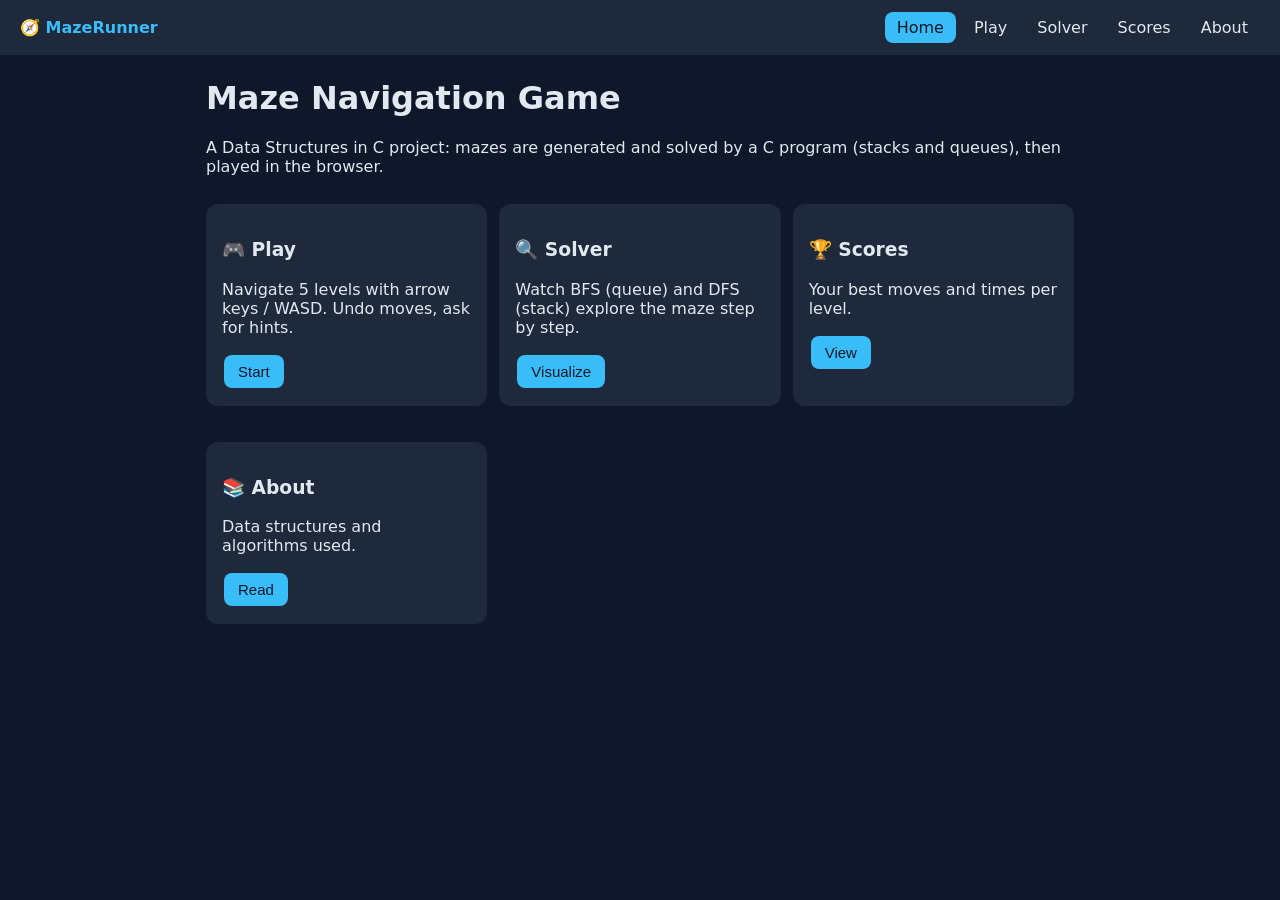
<file: maze-project/web/index.html>
<!DOCTYPE html><html lang="en"><head><meta charset="utf-8"><meta name="viewport" content="width=device-width,initial-scale=1"><title>Home - MazeRunner</title><link rel="stylesheet" href="style.css"></head><body><nav><b>🧭 MazeRunner</b><a href="index.html" id="n1">Home</a><a href="play.html" id="n2">Play</a><a href="solver.html" id="n3">Solver</a><a href="scores.html" id="n4">Scores</a><a href="about.html" id="n5">About</a></nav><main>
<h1>Maze Navigation Game</h1>
<p>A Data Structures in C project: mazes are generated and solved by a C program (stacks and queues), then played in the browser.</p>
<div class="grid">
<div class="card"><h3>🎮 Play</h3><p>Navigate 5 levels with arrow keys / WASD. Undo moves, ask for hints.</p><a href="play.html"><button>Start</button></a></div>
<div class="card"><h3>🔍 Solver</h3><p>Watch BFS (queue) and DFS (stack) explore the maze step by step.</p><a href="solver.html"><button>Visualize</button></a></div>
<div class="card"><h3>🏆 Scores</h3><p>Your best moves and times per level.</p><a href="scores.html"><button>View</button></a></div>
<div class="card"><h3>📚 About</h3><p>Data structures and algorithms used.</p><a href="about.html"><button>Read</button></a></div>
</div>
</main><script>document.getElementById("n1").classList.add("on")</script></body></html>
</file>
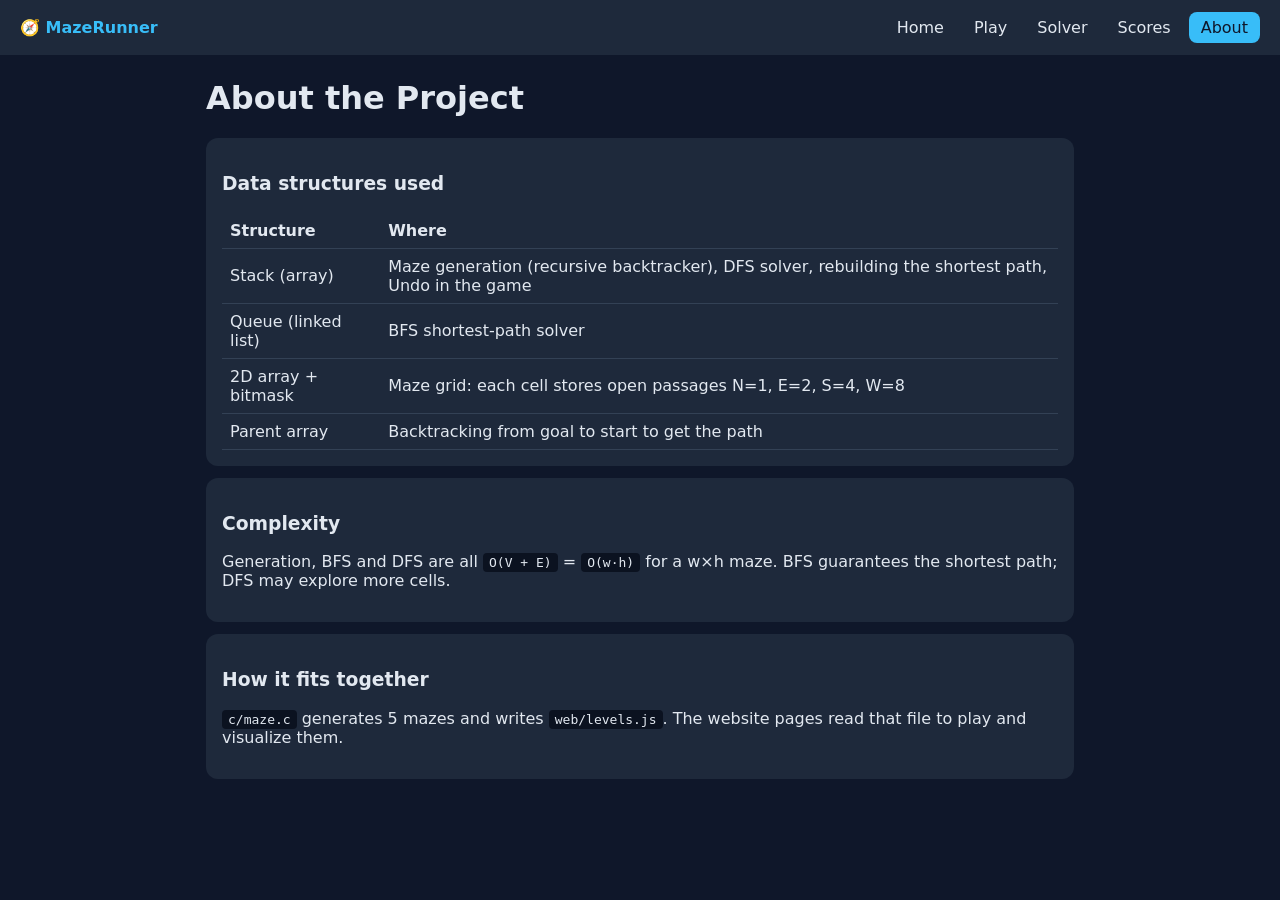
<file: maze-project/web/about.html>
<!DOCTYPE html><html lang="en"><head><meta charset="utf-8"><meta name="viewport" content="width=device-width,initial-scale=1"><title>About - MazeRunner</title><link rel="stylesheet" href="style.css"></head><body><nav><b>🧭 MazeRunner</b><a href="index.html" id="n1">Home</a><a href="play.html" id="n2">Play</a><a href="solver.html" id="n3">Solver</a><a href="scores.html" id="n4">Scores</a><a href="about.html" id="n5">About</a></nav><main>
<h1>About the Project</h1>
<div class="card"><h3>Data structures used</h3><table>
<tr><th>Structure</th><th>Where</th></tr>
<tr><td>Stack (array)</td><td>Maze generation (recursive backtracker), DFS solver, rebuilding the shortest path, Undo in the game</td></tr>
<tr><td>Queue (linked list)</td><td>BFS shortest-path solver</td></tr>
<tr><td>2D array + bitmask</td><td>Maze grid: each cell stores open passages N=1, E=2, S=4, W=8</td></tr>
<tr><td>Parent array</td><td>Backtracking from goal to start to get the path</td></tr></table></div>
<div class="card"><h3>Complexity</h3><p>Generation, BFS and DFS are all <code>O(V + E)</code> = <code>O(w·h)</code> for a w×h maze. BFS guarantees the shortest path; DFS may explore more cells.</p></div>
<div class="card"><h3>How it fits together</h3><p><code>c/maze.c</code> generates 5 mazes and writes <code>web/levels.js</code>. The website pages read that file to play and visualize them.</p></div>
</main><script>document.getElementById("n5").classList.add("on")</script></body></html>
</file>
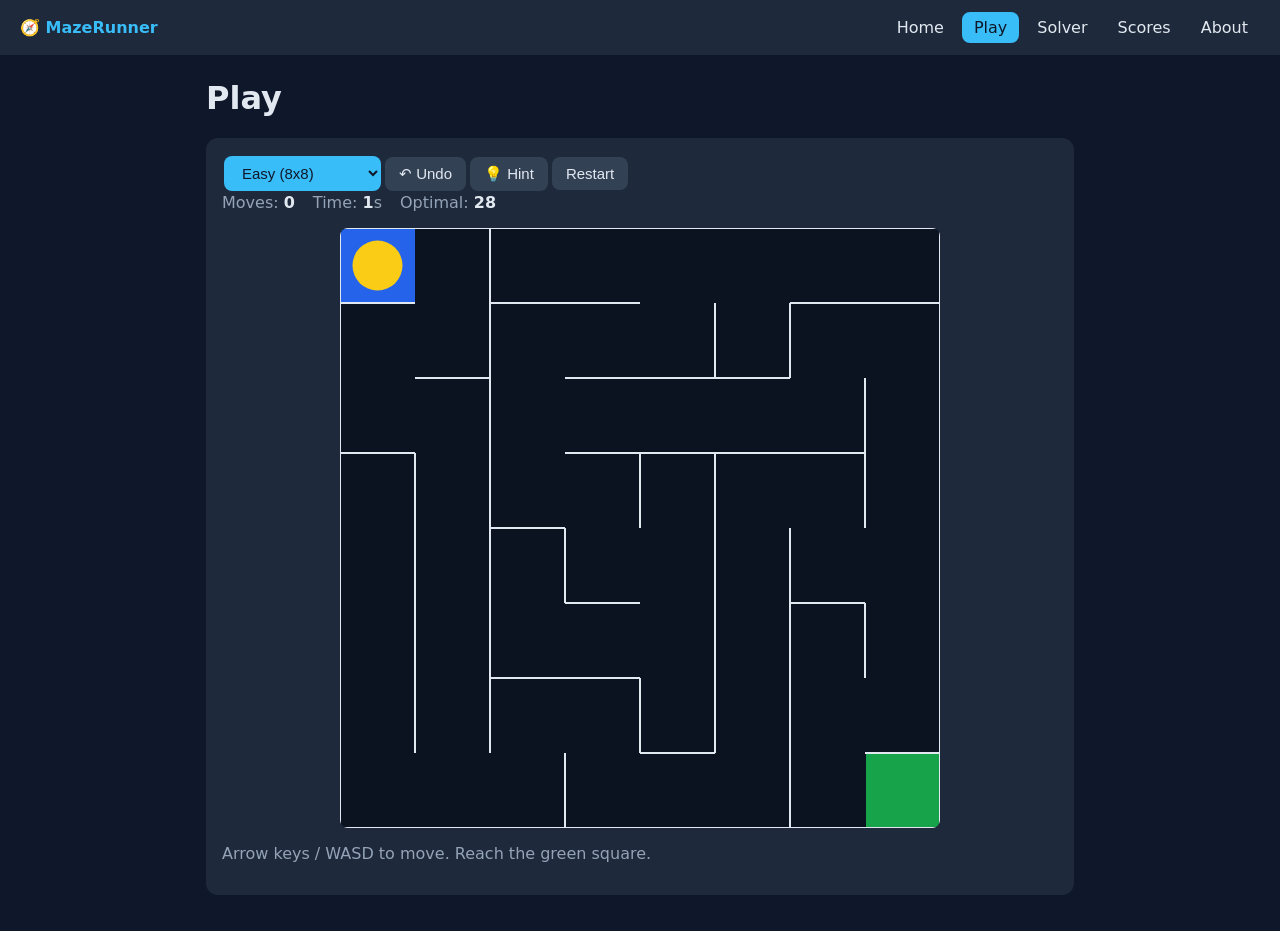
<file: maze-project/web/play.html>
<!DOCTYPE html><html lang="en"><head><meta charset="utf-8"><meta name="viewport" content="width=device-width,initial-scale=1"><title>Play - MazeRunner</title><link rel="stylesheet" href="style.css"></head><body><nav><b>🧭 MazeRunner</b><a href="index.html" id="n1">Home</a><a href="play.html" id="n2">Play</a><a href="solver.html" id="n3">Solver</a><a href="scores.html" id="n4">Scores</a><a href="about.html" id="n5">About</a></nav><main>
<h1>Play</h1>
<div class="card"><select id="lv"></select><button id="undo" class="alt">↶ Undo</button><button id="hint" class="alt">💡 Hint</button><button id="reset" class="alt">Restart</button>
<div class="stats"><span>Moves: <b id="mv">0</b></span><span>Time: <b id="tm">0</b>s</span><span>Optimal: <b id="op">0</b></span></div>
<p id="msg" class="win"></p><canvas id="cv"></canvas><p style="color:var(--muted)">Arrow keys / WASD to move. Reach the green square.</p></div>
</main><script>document.getElementById("n2").classList.add("on")</script><script src="levels.js"></script><script src="common.js"></script><script>
const sel=document.getElementById("lv"),cv=document.getElementById("cv");
LEVELS.forEach((l,i)=>sel.add(new Option(l.name+" ("+l.w+"x"+l.h+")",i)));
let L,pos,hist,moves,t0,timer,hint=null,won=false;
function start(){L=LEVELS[sel.value];pos=[0,0];hist=[];moves=0;won=false;hint=null;t0=Date.now();clearInterval(timer);
 timer=setInterval(()=>{if(!won)tm.textContent=Math.floor((Date.now()-t0)/1000)},500);
 op.textContent=L.shortest;msg.textContent="";mv.textContent=0;tm.textContent=0;draw();}
function draw(){drawMaze(cv,L,{player:pos,path:hint});mv.textContent=moves;}
function move(b){if(won)return;const c=L.cells[pos[1]*L.w+pos[0]];if(!(c&b))return;
 hist.push(pos.slice());pos=[pos[0]+DX[b],pos[1]+DY[b]];moves++;hint=null;draw();
 if(pos[0]==L.w-1&&pos[1]==L.h-1){won=true;const t=Math.floor((Date.now()-t0)/1000);
  msg.textContent="🎉 Solved in "+moves+" moves, "+t+"s!";
  try{const s=JSON.parse(localStorage.getItem("mazeScores")||"[]");s.push({level:L.name,moves,time:t,opt:L.shortest,date:new Date().toLocaleDateString()});localStorage.setItem("mazeScores",JSON.stringify(s));}catch(e){}}}
const keys={ArrowUp:1,w:1,ArrowRight:2,d:2,ArrowDown:4,s:4,ArrowLeft:8,a:8};
addEventListener("keydown",e=>{const b=keys[e.key];if(b){e.preventDefault();move(b)}});
undo.onclick=()=>{if(hist.length&&!won){pos=hist.pop();moves++;hint=null;draw()}};
document.getElementById("hint").onclick=()=>{hint=bfsPath(L,pos[0],pos[1]);draw()};
reset.onclick=sel.onchange=start;start();
</script></body></html>
</file>
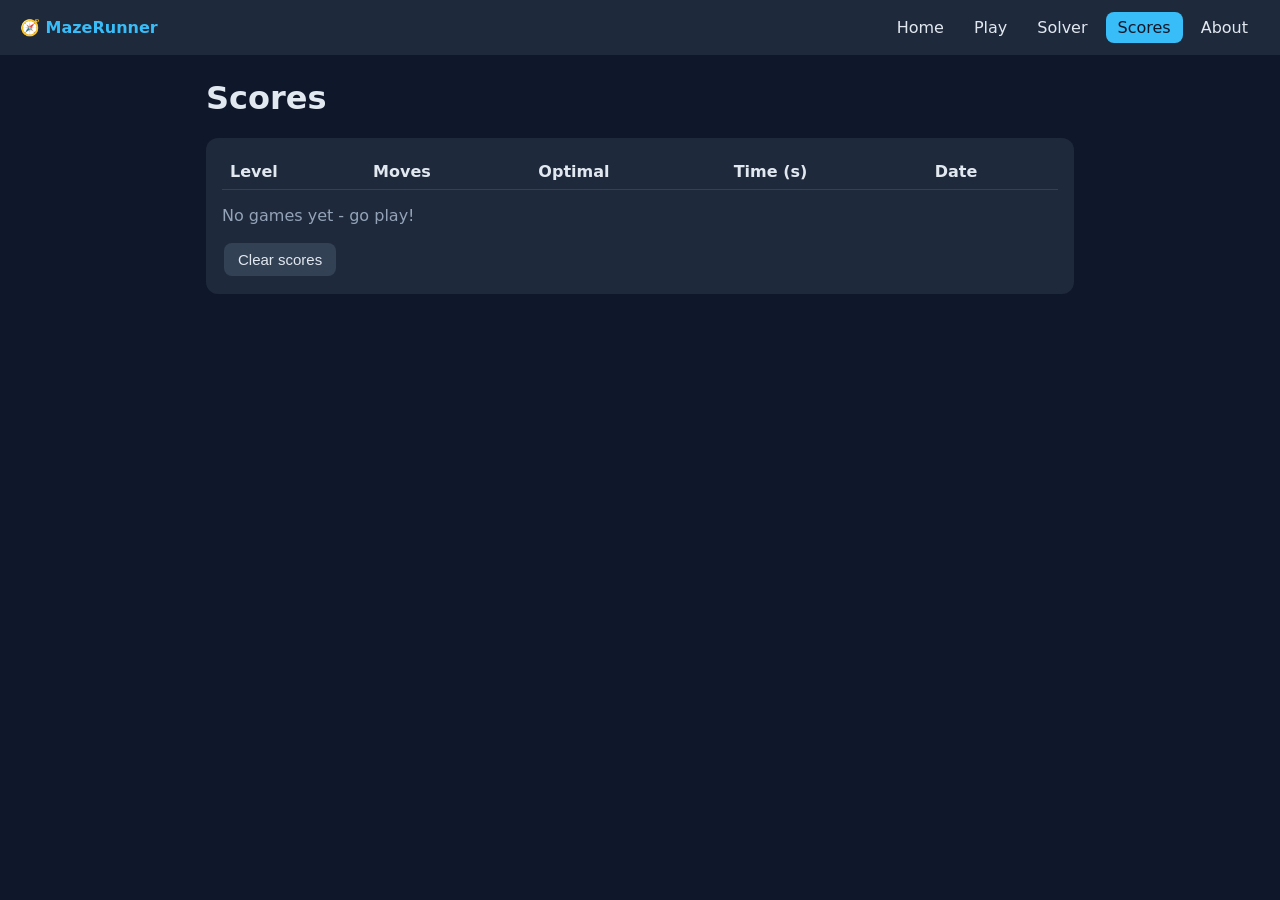
<file: maze-project/web/scores.html>
<!DOCTYPE html><html lang="en"><head><meta charset="utf-8"><meta name="viewport" content="width=device-width,initial-scale=1"><title>Scores - MazeRunner</title><link rel="stylesheet" href="style.css"></head><body><nav><b>🧭 MazeRunner</b><a href="index.html" id="n1">Home</a><a href="play.html" id="n2">Play</a><a href="solver.html" id="n3">Solver</a><a href="scores.html" id="n4">Scores</a><a href="about.html" id="n5">About</a></nav><main>
<h1>Scores</h1><div class="card"><table><thead><tr><th>Level</th><th>Moves</th><th>Optimal</th><th>Time (s)</th><th>Date</th></tr></thead><tbody id="rows"></tbody></table>
<p id="none" style="color:var(--muted)"></p><button id="clr" class="alt">Clear scores</button></div>
</main><script>document.getElementById("n4").classList.add("on")</script><script>
function load(){let s=[];try{s=JSON.parse(localStorage.getItem("mazeScores")||"[]")}catch(e){}
s.sort((a,b)=>a.moves-b.moves||a.time-b.time);
rows.innerHTML=s.map(r=>"<tr><td>"+r.level+"</td><td>"+r.moves+"</td><td>"+r.opt+"</td><td>"+r.time+"</td><td>"+r.date+"</td></tr>").join("");
none.textContent=s.length?"":"No games yet - go play!";}
clr.onclick=()=>{localStorage.removeItem("mazeScores");load()};load();
</script></body></html>
</file>
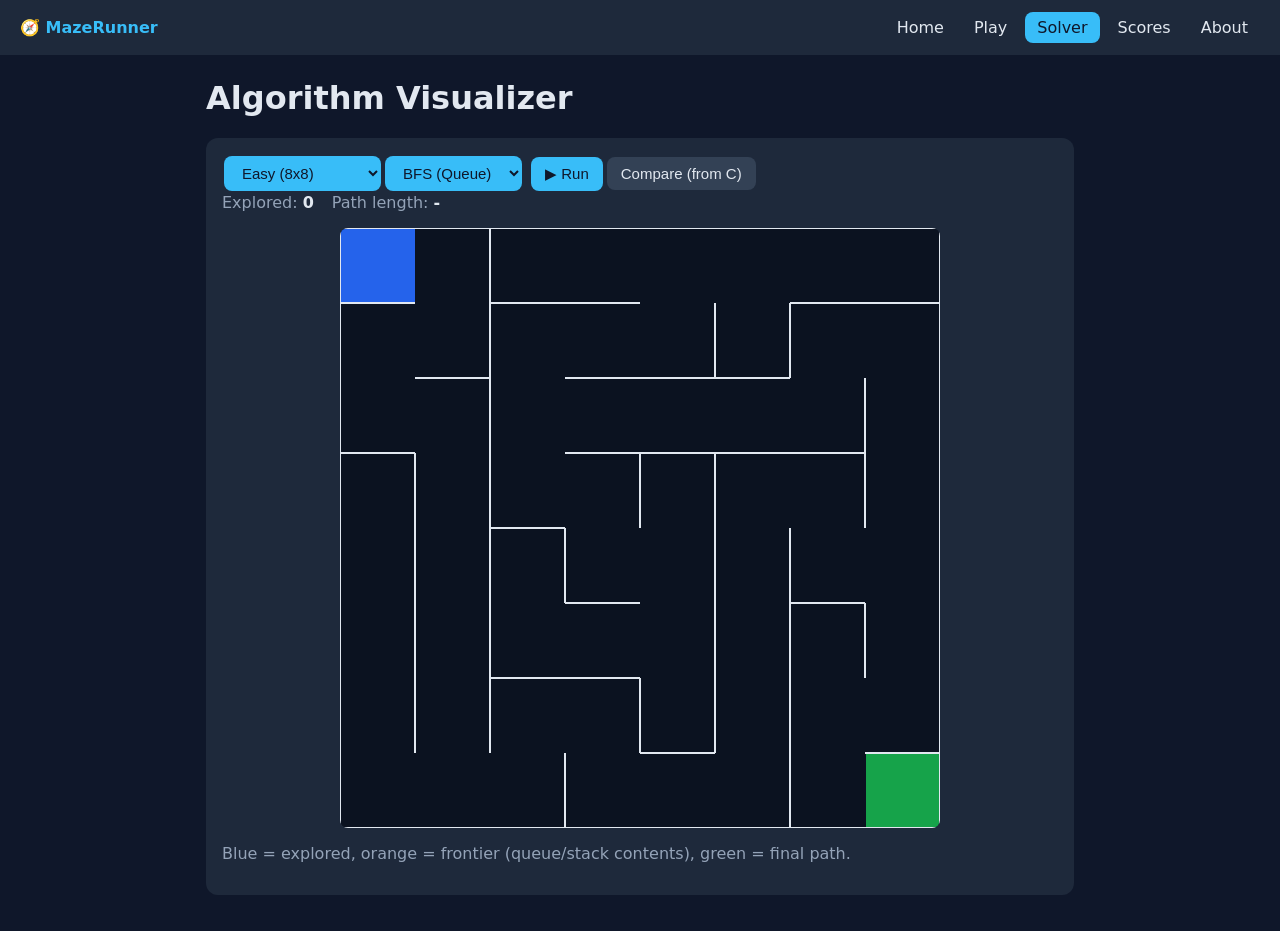
<file: maze-project/web/solver.html>
<!DOCTYPE html><html lang="en"><head><meta charset="utf-8"><meta name="viewport" content="width=device-width,initial-scale=1"><title>Solver - MazeRunner</title><link rel="stylesheet" href="style.css"></head><body><nav><b>🧭 MazeRunner</b><a href="index.html" id="n1">Home</a><a href="play.html" id="n2">Play</a><a href="solver.html" id="n3">Solver</a><a href="scores.html" id="n4">Scores</a><a href="about.html" id="n5">About</a></nav><main>
<h1>Algorithm Visualizer</h1>
<div class="card"><select id="lv"></select><select id="alg"><option value="bfs">BFS (Queue)</option><option value="dfs">DFS (Stack)</option></select>
<button id="go">▶ Run</button><button id="cmp" class="alt">Compare (from C)</button>
<div class="stats"><span>Explored: <b id="ex">0</b></span><span>Path length: <b id="pl">-</b></span></div>
<p id="info" style="color:var(--muted)"></p><canvas id="cv"></canvas>
<p style="color:var(--muted)">Blue = explored, orange = frontier (queue/stack contents), green = final path.</p></div>
</main><script>document.getElementById("n3").classList.add("on")</script><script src="levels.js"></script><script src="common.js"></script><script>
const sel=document.getElementById("lv"),cv=document.getElementById("cv");let run=0;
LEVELS.forEach((l,i)=>sel.add(new Option(l.name+" ("+l.w+"x"+l.h+")",i)));
function show(){drawMaze(cv,LEVELS[sel.value]);ex.textContent=0;pl.textContent="-";}
sel.onchange=()=>{run++;show()};
go.onclick=()=>{const my=++run,L=LEVELS[sel.value],g=search(L,alg.value);
 (function step(){if(my!=run)return;const r=g.next().value;if(!r)return;
  drawMaze(cv,L,{visited:r.seen,front:r.front,path:r.path});ex.textContent=r.seen.size;
  if(r.done){pl.textContent=r.path.length-1;return}setTimeout(step,L.w>16?5:30)})();};
cmp.onclick=()=>{const L=LEVELS[sel.value];info.textContent="C program results for "+L.name+": shortest path = "+L.shortest+", BFS explored "+L.bfsVisited+" cells, DFS explored "+L.dfsVisited+" cells."};
show();
</script></body></html>
</file>
<file: maze-project/web/style.css>
:root{--bg:#0f172a;--card:#1e293b;--text:#e2e8f0;--muted:#94a3b8;--accent:#38bdf8;--good:#4ade80}
*{box-sizing:border-box}body{margin:0;font-family:system-ui,sans-serif;background:var(--bg);color:var(--text)}
nav{display:flex;gap:6px;flex-wrap:wrap;padding:12px 20px;background:var(--card);align-items:center}
nav b{margin-right:auto;color:var(--accent)}nav a{color:var(--text);text-decoration:none;padding:6px 12px;border-radius:8px}
nav a:hover,nav a.on{background:var(--accent);color:#0f172a}
main{max-width:900px;margin:0 auto;padding:24px 16px}h1{margin-top:0}
.card{background:var(--card);border-radius:12px;padding:16px;margin:12px 0}
.grid{display:grid;grid-template-columns:repeat(auto-fit,minmax(240px,1fr));gap:12px}
button,select{background:var(--accent);color:#0f172a;border:0;border-radius:8px;padding:8px 14px;font-size:15px;cursor:pointer;margin:2px}
button.alt{background:#334155;color:var(--text)}
canvas{background:#0b1220;border-radius:8px;max-width:100%;display:block;margin:10px auto}
.stats{display:flex;gap:18px;flex-wrap:wrap;color:var(--muted)}.stats span b{color:var(--text)}
table{width:100%;border-collapse:collapse}td,th{padding:8px;border-bottom:1px solid #334155;text-align:left}
code{background:#0b1220;padding:2px 6px;border-radius:4px}.win{color:var(--good);font-weight:bold}
</file>
